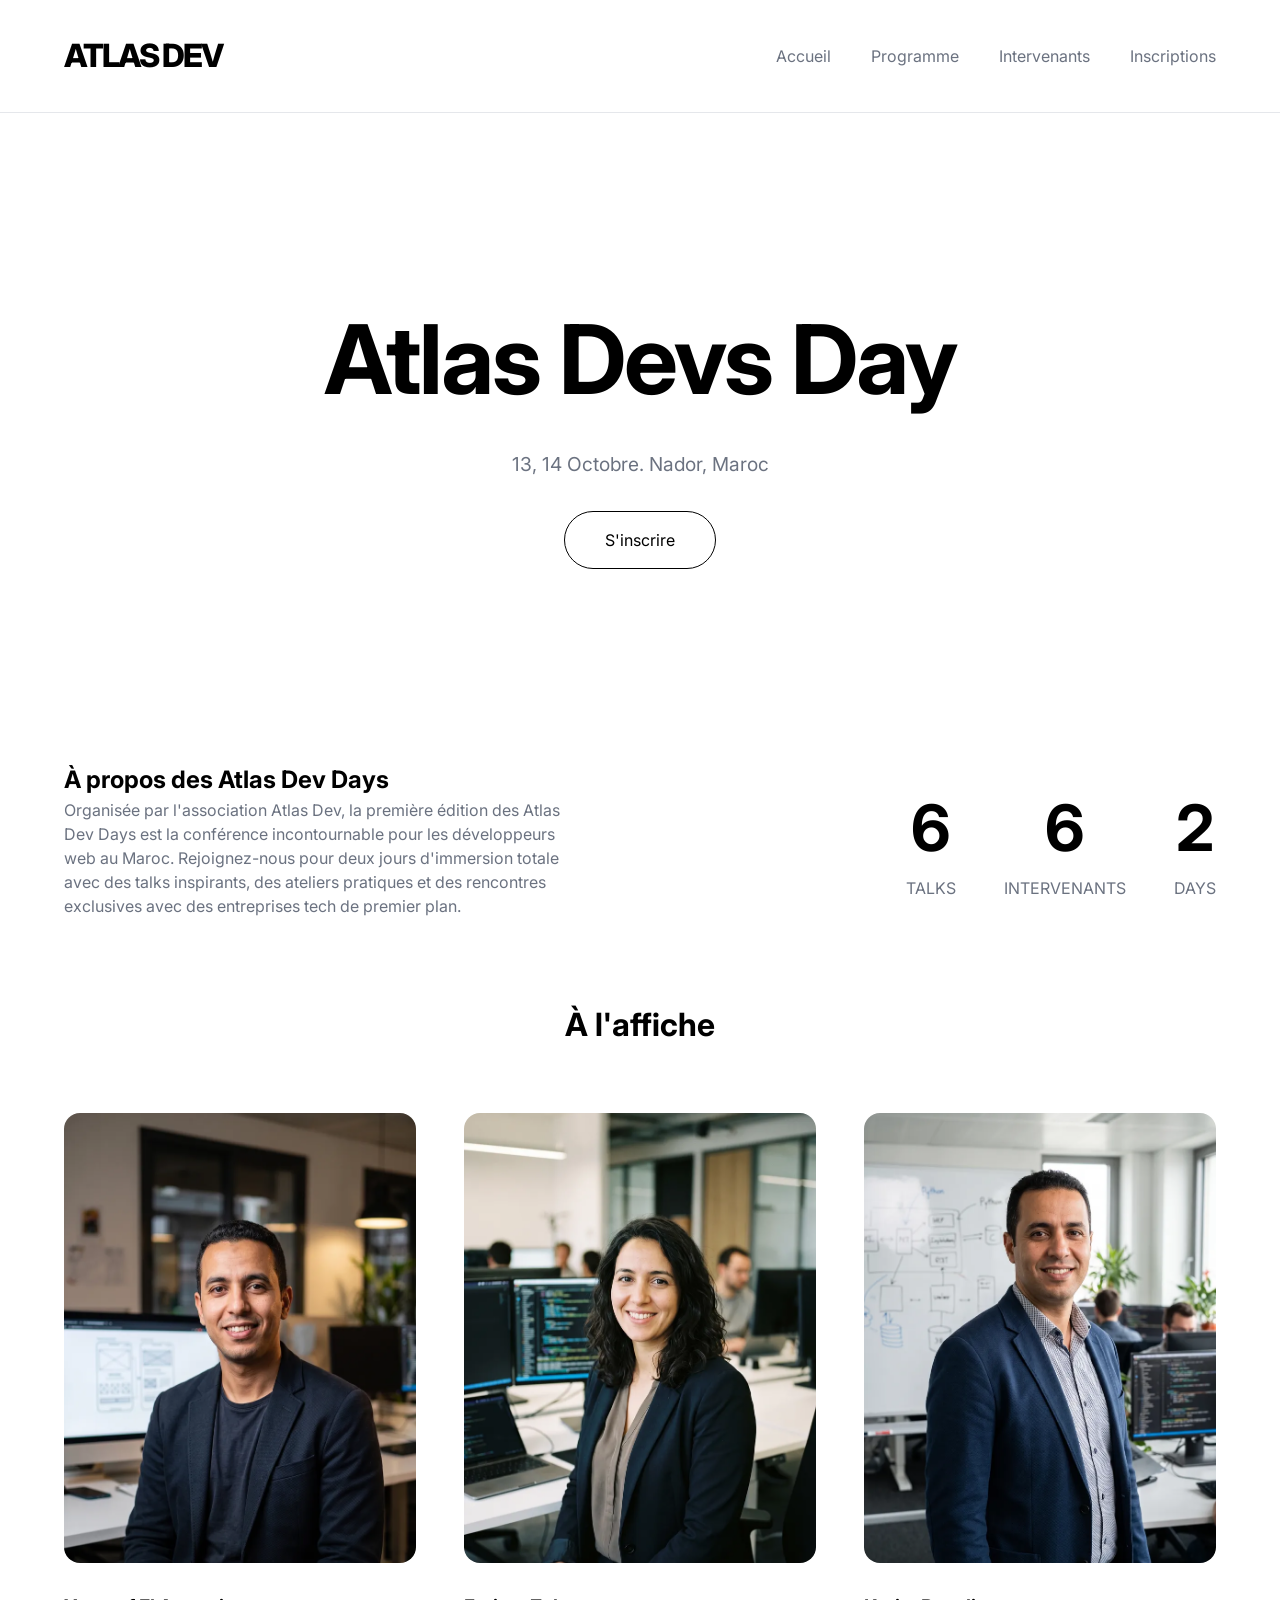
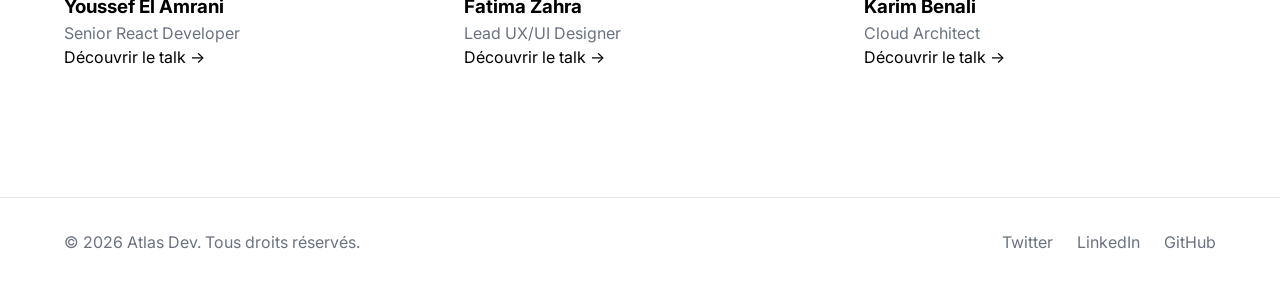
<file: index.html>
<!doctype html>
<html lang="fr">
  <head>
    <meta charset="UTF-8" />
    <meta name="viewport" content="width=device-width, initial-scale=1.0" />
    <meta
      name="description"
      content="Participez à la première édition des Atlas Dev Days, la conférence incontournable de deux jours dédiée aux développeurs web au Maroc."
    />
    <title>Accueil - Atlas Dev Days</title>
    <link rel="stylesheet" href="css/style.css" />
  </head>
  <body>
    <header>
      <div class="logo">
        <a href="index.html">Atlas Dev</a>
      </div>

      <nav>
        <ul>
          <li><a href="index.html">Accueil</a></li>
          <li><a href="programme.html">Programme</a></li>
          <li><a href="intervenants.html">Intervenants</a></li>
          <li><a href="inscription.html">Inscriptions</a></li>
        </ul>
      </nav>
    </header>
    <main>
      <section class="hero">
        <h1 class="hero-title">Atlas Devs Day</h1>
        <p class="hero-details">13, 14 Octobre. Nador, Maroc</p>
        <a href="inscription.html" class="btn hero-btn">S'inscrire</a>
      </section>
      <section class="info-wrapper">
        <div class="about">
          <h2>À propos des Atlas Dev Days</h2>
          <p>
            Organisée par l'association Atlas Dev, la première édition des Atlas
            Dev Days est la conférence incontournable pour les développeurs web
            au Maroc. Rejoignez-nous pour deux jours d'immersion totale avec des
            talks inspirants, des ateliers pratiques et des rencontres
            exclusives avec des entreprises tech de premier plan.
          </p>
        </div>

        <div class="stat">
          <div class="stat-item">
            <h2>6</h2>
            <p>talks</p>
          </div>
          <div class="stat-item">
            <h2>6</h2>
            <p>intervenants</p>
          </div>
          <div class="stat-item">
            <h2>2</h2>
            <p>Days</p>
          </div>
        </div>
      </section>
      <section class="speakers-preview">
        <h2>À l'affiche</h2>
        <div class="speakers-grid">
          <div class="speaker-card">
            <img
              src="assets/images/guy1.webp"
              alt="Photo de Youssef El Amrani"
              class="speaker-photo"
            />
            <h3>Youssef El Amrani</h3>
            <p>Senior React Developer</p>
            <a href="intervenants.html" class="btn">Découvrir le talk →</a>
          </div>
          <div class="speaker-card">
            <img
              src="assets/images/girl1.webp"
              alt="Photo de Fatima Zahra"
              class="speaker-photo"
            />
            <h3>Fatima Zahra</h3>
            <p>Lead UX/UI Designer</p>
            <a href="intervenants.html" class="btn">Découvrir le talk →</a>
          </div>
          <div class="speaker-card">
            <img
              src="assets/images/guy2.webp"
              alt="Photo de Karim Benali"
              class="speaker-photo"
            />
            <h3>Karim Benali</h3>
            <p>Cloud Architect</p>
            <a href="intervenants.html" class="btn">Découvrir le talk →</a>
          </div>
        </div>
      </section>
    </main>
    <footer class="site-footer">
      <div class="footer-container">
        <p>&copy; 2026 Atlas Dev. Tous droits réservés.</p>
        <div class="social-links">
          <a href="https://x.com/" target="_blank">Twitter</a>
          <a href="https://www.linkedin.com/" target="_blank">LinkedIn</a>
          <a
            href="https://github.com/ThEhOlLoWWW/atlas-dev-days"
            target="_blank"
            >GitHub</a
          >
        </div>
      </div>
    </footer>
  </body>
</html>
</file>
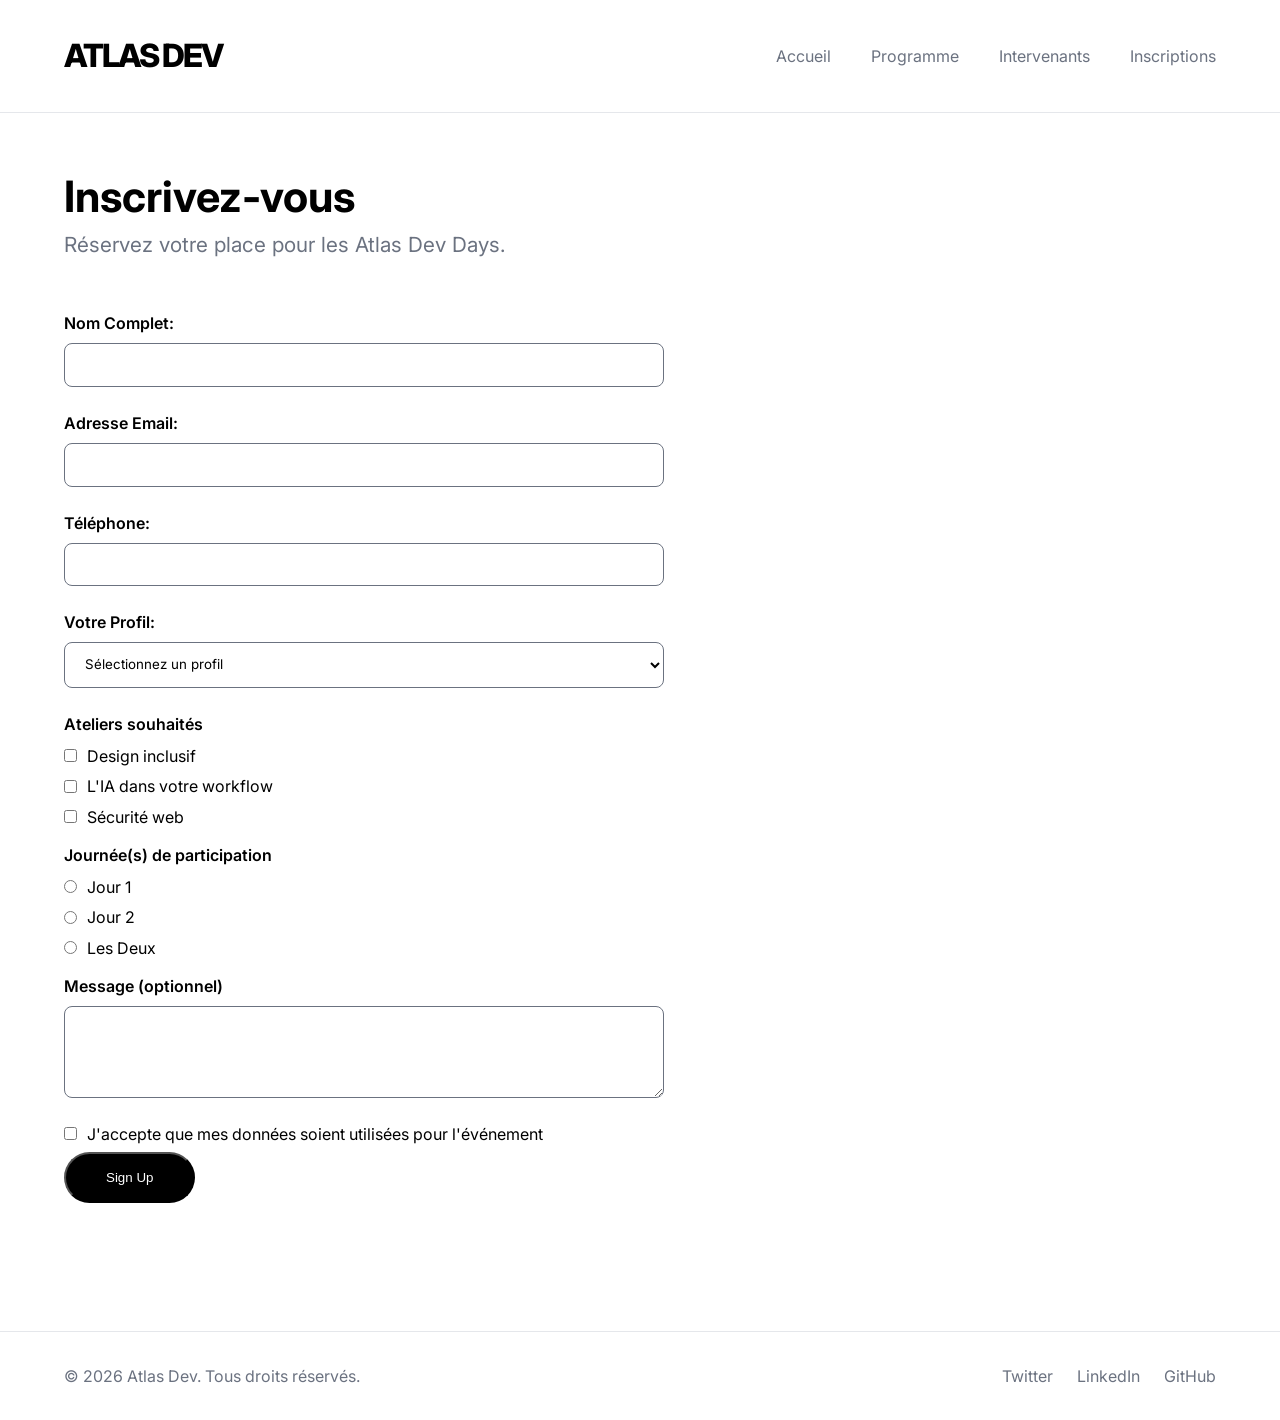
<file: inscription.html>
<!doctype html>
<html lang="fr">
  <head>
    <meta charset="UTF-8" />
    <meta name="viewport" content="width=device-width, initial-scale=1.0" />
    <meta
      name="description"
      content="Inscrivez-vous aux Atlas Dev Days. Réservez votre place en ligne pour participer à notre conférence tech et choisissez vos ateliers."
    />
    <title>Inscription - Atlas Dev Days</title>
    <link rel="stylesheet" href="css/style.css" />
  </head>
  <body>
    <header>
      <div class="logo">
        <a href="index.html">Atlas Dev</a>
      </div>

      <nav>
        <ul>
          <li><a href="index.html">Accueil</a></li>
          <li><a href="programme.html">Programme</a></li>
          <li><a href="intervenants.html">Intervenants</a></li>
          <li><a href="inscription.html">Inscriptions</a></li>
        </ul>
      </nav>
    </header>
    <main>
      <section class="registration">
        <div class="page-head-inscription">
          <h1>Inscrivez-vous</h1>
          <p>Réservez votre place pour les Atlas Dev Days.</p>
        </div>

        <div class="page-body">
          <form action="#" method="POST" class="registration-form">
            <div class="form-group">
              <label for="nom">Nom Complet:</label>
              <input type="text" id="nom" name="nom" required />
            </div>

            <div class="form-group">
              <label for="email">Adresse Email:</label>
              <input type="email" id="email" name="email" required />
            </div>

            <div class="form-group">
              <label for="tel">Téléphone:</label>
              <input
                type="tel"
                id="tel"
                name="tel"
                required
                pattern="^(\+212|0)[5-7][0-9]{8}$"
              />
            </div>

            <div class="form-group">
              <label for="role">Votre Profil:</label>
              <select name="role" id="role" required>
                <option value="">Sélectionnez un profil</option>
                <option value="Développeur">Développeur</option>
                <option value="Étudiant">Étudiant</option>
                <option value="Designer">Designer</option>
                <option value="Autre">Autre</option>
              </select>
            </div>

            <fieldset>
              <legend>Ateliers souhaités</legend>
              <label class="choice">
                <input type="checkbox" name="atelier" value="design" required />
                Design inclusif
              </label>
              <label class="choice">
                <input type="checkbox" name="atelier" value="ia" />
                L'IA dans votre workflow
              </label>
              <label class="choice">
                <input type="checkbox" name="atelier" value="securite" />
                Sécurité web
              </label>
            </fieldset>

            <fieldset>
              <legend>Journée(s) de participation</legend>
              <label class="choice">
                <input type="radio" name="jour" required />
                Jour 1
              </label>
              <label class="choice">
                <input type="radio" name="jour" />
                Jour 2
              </label>
              <label class="choice">
                <input type="radio" name="jour" />
                Les Deux
              </label>
            </fieldset>

            <div class="form-group">
              <label>Message (optionnel) </label>
              <textarea rows="4"></textarea>
            </div>

            <label class="choice">
              <input type="checkbox" required />
              J'accepte que mes données soient utilisées pour l'événement
            </label>

            <button type="submit" class="btn submit-btn">Sign Up</button>
          </form>
        </div>
      </section>
    </main>
    <footer class="site-footer">
      <div class="footer-container">
        <p>&copy; 2026 Atlas Dev. Tous droits réservés.</p>
        <div class="social-links">
          <a href="#">Twitter</a>
          <a href="#">LinkedIn</a>
          <a href="#">GitHub</a>
        </div>
      </div>
    </footer>
  </body>
</html>
</file>
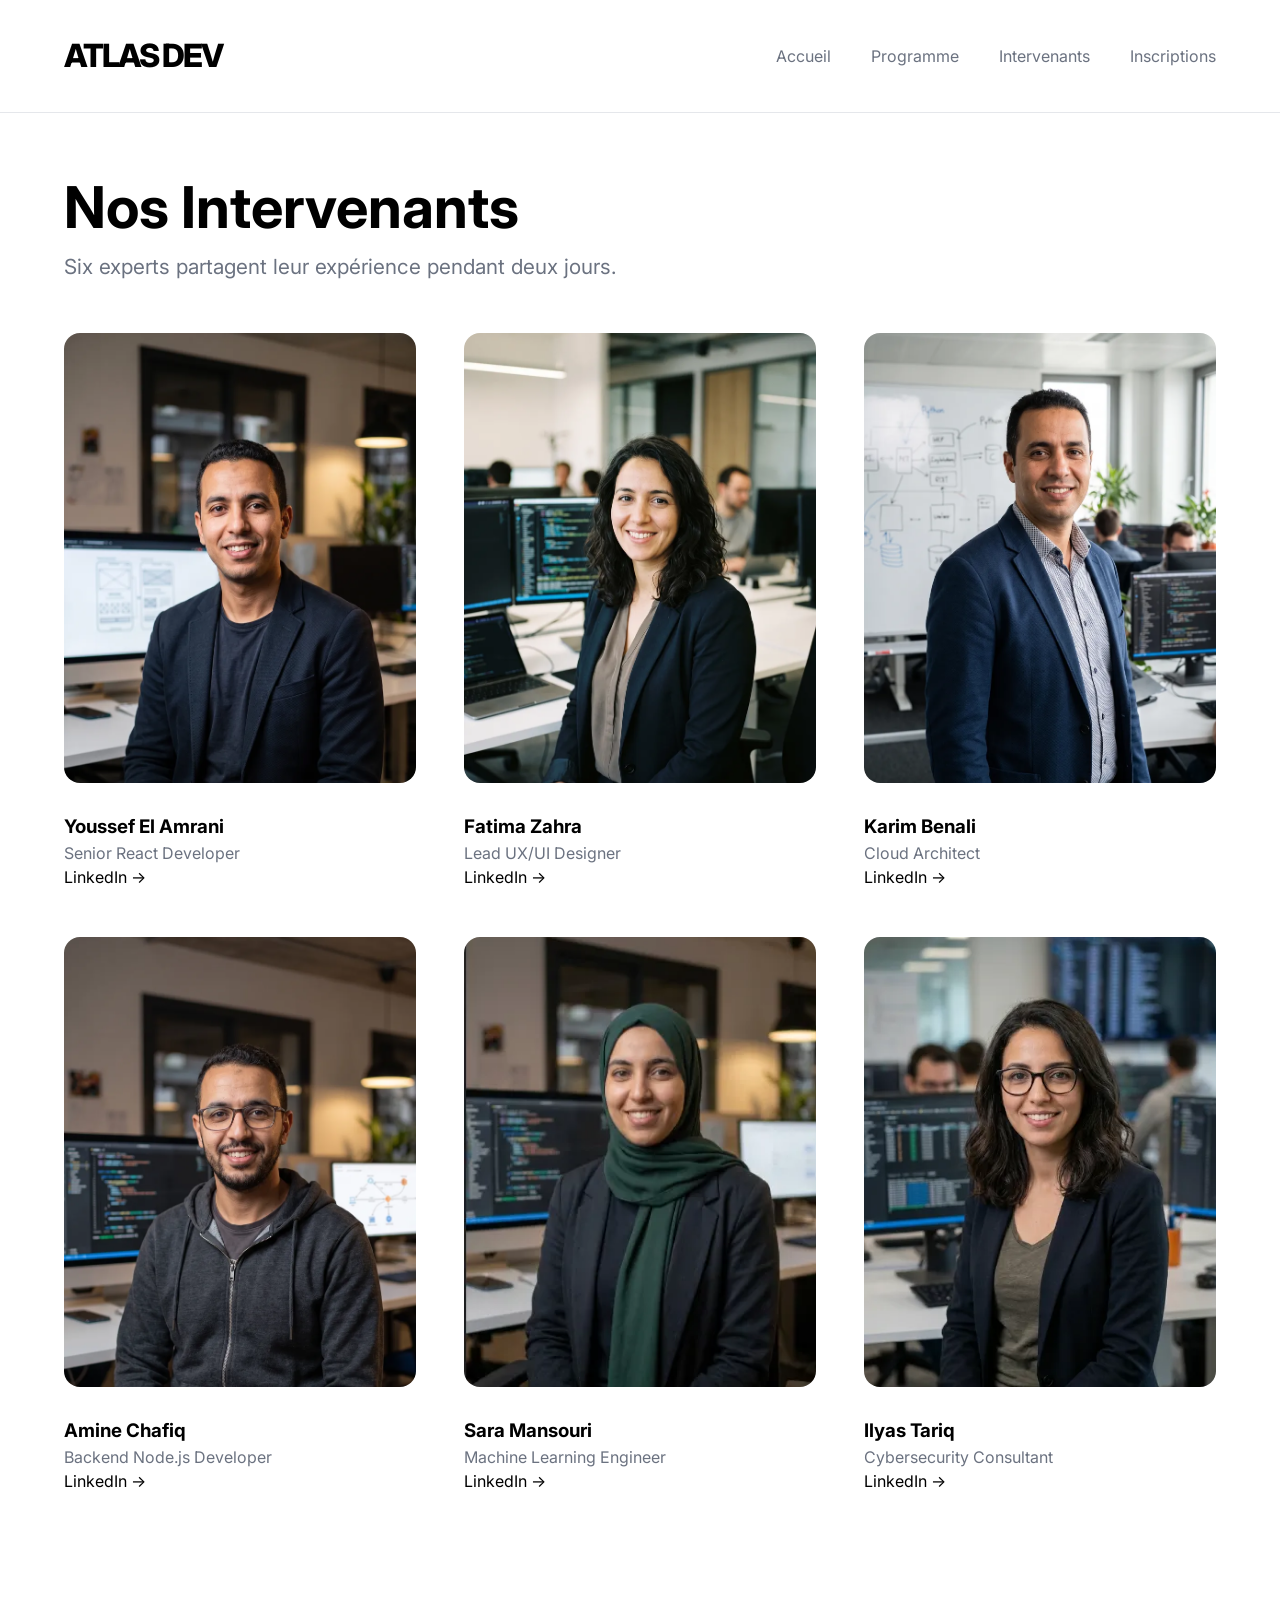
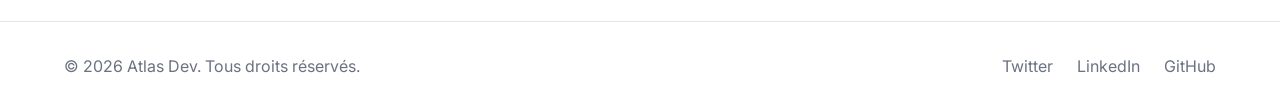
<file: intervenants.html>
<!doctype html>
<html lang="fr">
  <head>
    <meta charset="UTF-8" />
    <meta name="viewport" content="width=device-width, initial-scale=1.0" />
    <meta
      name="description"
      content="Rencontrez les intervenants des Atlas Dev Days. Découvrez les profils des experts tech et les thèmes de leurs conférences."
    />
    <title>Intervenants - Atlas Dev Days</title>
    <link rel="stylesheet" href="css/style.css" />
  </head>
  <body>
    <header>
      <div class="logo">
        <a href="index.html">Atlas Dev</a>
      </div>

      <nav>
        <ul>
          <li><a href="index.html">Accueil</a></li>
          <li><a href="programme.html">Programme</a></li>
          <li><a href="intervenants.html">Intervenants</a></li>
          <li><a href="inscription.html">Inscriptions</a></li>
        </ul>
      </nav>
    </header>
    <main>
      <div class="page-head-inscription">
        <h1>Nos Intervenants</h1>
        <p>Six experts partagent leur expérience pendant deux jours.</p>
      </div>
      <div class="page-body">
        <div class="speakers-grid">
          <div class="speaker-card">
            <img
              src="assets/images/guy1.webp"
              alt="Photo de Youssef El Amrani"
              class="speaker-photo"
            />
            <h3>Youssef El Amrani</h3>
            <p>Senior React Developer</p>
            <p></p>
            <a href="#">LinkedIn &rarr;</a>
          </div>
          <div class="speaker-card">
            <img
              src="assets/images/girl1.webp"
              alt="Photo de Fatima Zahra"
              class="speaker-photo"
            />
            <h3>Fatima Zahra</h3>
            <p>Lead UX/UI Designer</p>
            <p></p>
            <a href="#">LinkedIn &rarr;</a>
          </div>
          <div class="speaker-card">
            <img
              src="assets/images/guy2.webp"
              alt="Photo de Karim Benali"
              class="speaker-photo"
            />
            <h3>Karim Benali</h3>
            <p>Cloud Architect</p>
            <p></p>
            <a href="#">LinkedIn &rarr;</a>
          </div>
          <div class="speaker-card">
            <img
              src="assets/images/guy3.webp"
              alt="Photo de Amine Chafiq"
              class="speaker-photo"
            />
            <h3>Amine Chafiq</h3>
            <p>Backend Node.js Developer</p>
            <p></p>
            <a href="#">LinkedIn &rarr;</a>
          </div>
          <div class="speaker-card">
            <img
              src="assets/images/girl2.webp"
              alt="Photo de Sara Mansouri"
              class="speaker-photo"
            />
            <h3>Sara Mansouri</h3>
            <p>Machine Learning Engineer</p>
            <p></p>
            <a href="#">LinkedIn &rarr;</a>
          </div>
          <div class="speaker-card">
            <img
              src="assets/images/girl3.webp"
              alt="Photo de Ilyas Tariq"
              class="speaker-photo"
            />
            <h3>Ilyas Tariq</h3>
            <p>Cybersecurity Consultant</p>
            <p></p>
            <a href="#">LinkedIn &rarr;</a>
          </div>
        </div>
      </div>
    </main>
    <footer class="site-footer">
      <div class="footer-container">
        <p>&copy; 2026 Atlas Dev. Tous droits réservés.</p>
        <div class="social-links">
          <a href="#">Twitter</a>
          <a href="#">LinkedIn</a>
          <a href="#">GitHub</a>
        </div>
      </div>
    </footer>
  </body>
</html>
</file>
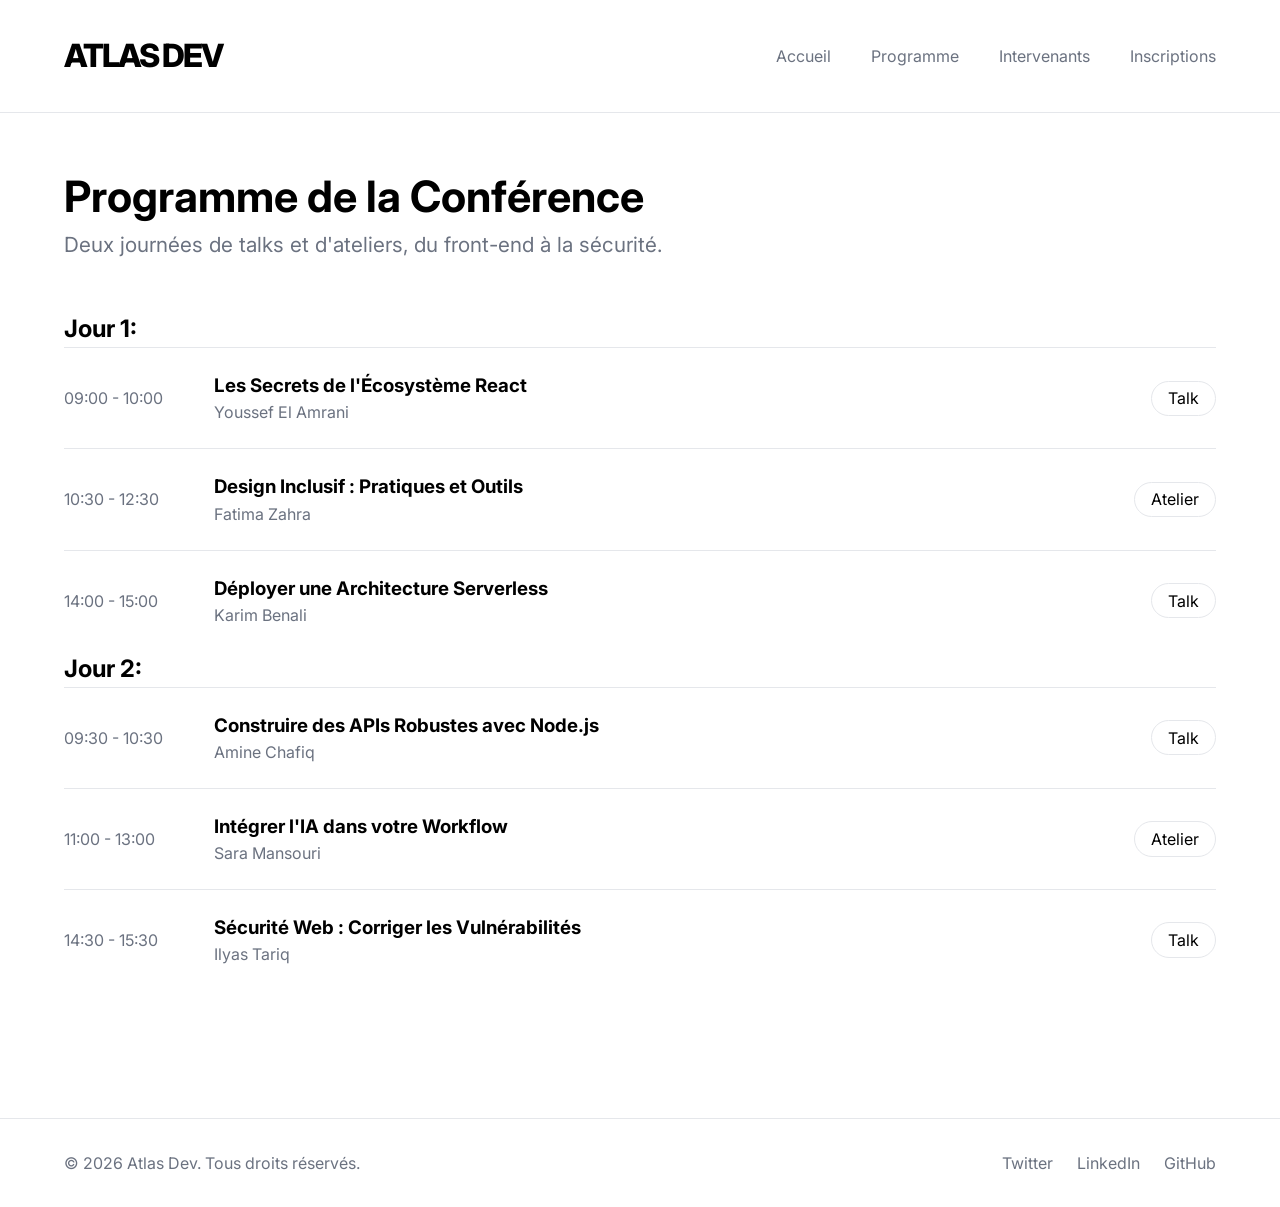
<file: programme.html>
<!doctype html>
<html lang="fr">
  <head>
    <meta charset="UTF-8" />
    <meta name="viewport" content="width=device-width, initial-scale=1.0" />
    <meta
      name="description"
      content="Découvrez le programme des Atlas Dev Days : deux journées complètes de talks, d'ateliers pratiques et de rencontres autour du développement web."
    />
    <title>Programme - Atlas Dev Days</title>
    <link rel="stylesheet" href="css/style.css" />
  </head>
  <body>
    <header>
      <div class="logo">
        <a href="index.html">Atlas Dev</a>
      </div>

      <nav>
        <ul>
          <li><a href="index.html">Accueil</a></li>
          <li><a href="programme.html">Programme</a></li>
          <li><a href="intervenants.html">Intervenants</a></li>
          <li><a href="inscription.html">Inscriptions</a></li>
        </ul>
      </nav>
    </header>
    <main>
      <section class="schedule">
        <div class="page-head-inscription">
          <h1 class="programme-title">Programme de la Conférence</h1>
          <p>
            Deux journées de talks et d'ateliers, du front-end à la sécurité.
          </p>
        </div>
        <div class="page-body">
          <div class="schedule-day1">
            <h2>Jour 1:</h2>
            <div class="event-card">
              <p class="talk-time">09:00 - 10:00</p>
              <div class="talk-details">
                <h3>Les Secrets de l'Écosystème React</h3>
                <p>Youssef El Amrani</p>
              </div>
              <p class="talk-tag">Talk</p>
            </div>
            <div class="event-card">
              <p class="talk-time">10:30 - 12:30</p>
              <div class="talk-details">
                <h3>Design Inclusif : Pratiques et Outils</h3>
                <p>Fatima Zahra</p>
              </div>
              <p class="talk-tag">Atelier</p>
            </div>
            <div class="event-card">
              <p class="talk-time">14:00 - 15:00</p>
              <div class="talk-details">
                <h3>Déployer une Architecture Serverless</h3>
                <p>Karim Benali</p>
              </div>
              <p class="talk-tag">Talk</p>
            </div>
          </div>

          <div class="schedule-day2">
            <h2>Jour 2:</h2>
            <div class="event-card">
              <p class="talk-time">09:30 - 10:30</p>
              <div class="talk-details">
                <h3>Construire des APIs Robustes avec Node.js</h3>
                <p>Amine Chafiq</p>
              </div>
              <p class="talk-tag">Talk</p>
            </div>
            <div class="event-card">
              <p class="talk-time">11:00 - 13:00</p>
              <div class="talk-details">
                <h3>Intégrer l'IA dans votre Workflow</h3>
                <p>Sara Mansouri</p>
              </div>
              <p class="talk-tag">Atelier</p>
            </div>
            <div class="event-card">
              <p class="talk-time">14:30 - 15:30</p>
              <div class="talk-details">
                <h3>Sécurité Web : Corriger les Vulnérabilités</h3>
                <p>Ilyas Tariq</p>
              </div>
              <p class="talk-tag">Talk</p>
            </div>
          </div>
        </div>
      </section>
    </main>
    <footer class="site-footer">
      <div class="footer-container">
        <p>&copy; 2026 Atlas Dev. Tous droits réservés.</p>
        <div class="social-links">
          <a href="#">Twitter</a>
          <a href="#">LinkedIn</a>
          <a href="#">GitHub</a>
        </div>
      </div>
    </footer>
  </body>
</html>
</file>
<file: css/style.css>
@import url("https://fonts.googleapis.com/css2?family=Inter:wght@400;800&display=swap");

* {
  margin: 0;
  padding: 0;
  box-sizing: border-box;
}

:root {
  --bg-color: #ffffff;
  --text-main: #000000;
  --text-muted: #6b7280;
  --border-color: #e5e7eb;

  --font-primary: "Inter", sans-serif;
  --weight-regular: 400;
  --weight-heavy: 800;
}

body {
  font-family: var(--font-primary);
  background-color: var(--bg-color);
  color: var(--text-main);
  line-height: 1.5;
}

header {
  display: flex;
  justify-content: space-between;
  align-items: center;
  padding: 2rem 5%;
  border-bottom: 1px solid var(--border-color);
}

nav ul {
  display: flex;
  gap: 2.5rem;
  list-style: none;
}

a {
  text-decoration: none;
  color: var(--text-muted);
  transition: color 0.6s ease;
}

a:hover {
  color: var(--text-main);
}
.logo a {
  font-size: 2rem;
  font-weight: var(--weight-heavy);
  color: var(--text-main);
  text-transform: uppercase;
  letter-spacing: -2px;
}

.site-footer {
  border-top: 1px solid var(--border-color);
  padding: 2rem 5%;
  margin-top: 4rem;
}

.footer-container {
  display: flex;
  justify-content: space-between;
  align-items: center;
}

.site-footer p {
  color: var(--text-muted);
}

.social-links {
  display: flex;
  gap: 1.5rem;
}

.hero {
  display: flex;
  flex-direction: column;
  justify-content: center;
  align-items: center;
  min-height: 70vh;
}

.hero-title {
  font-size: 6rem;
  letter-spacing: -2px;
  margin-bottom: 1.2rem;
}

.hero-details {
  color: var(--text-muted);
  font-size: 1.2rem;
  margin-bottom: 2rem;
}

.hero-btn {
  background-color: var(--bg-color);
  color: var(--text-main);
  padding: 1rem 2.5rem;
  border-radius: 50px;
  border: 1px solid var(--text-main);
  transition: background-color 0.6s ease;
}

.hero-btn:hover {
  background-color: var(--text-main);
  color: var(--bg-color);
}

.info-wrapper {
  display: flex;
  justify-content: space-between;
  align-items: center;
  padding: 1.2rem 5%;
}

.about {
  max-width: 45%;
}
.about p {
  color: var(--text-muted);
}

.stat {
  display: flex;
  gap: 3rem;
}

.stat-item {
  text-align: center;
}

.stat-item h2 {
  font-size: 4rem;
}

.stat-item p {
  text-transform: uppercase;
  color: var(--text-muted);
}

.speakers-preview {
  display: flex;
  flex-direction: column;
  align-items: center;
  padding: 4rem 5%;
}

.speakers-grid {
  flex-wrap: wrap;
  display: flex;
  gap: 3rem;
  width: 100%;
  justify-content: center;
}

.speaker-card {
  flex: 1 1 30%;
  text-align: left;
  max-width: 400px;
}

.speaker-photo {
  height: 450px;
  background-color: var(--border-color);
  border-radius: 16px;
  margin-bottom: 1.5rem;
  width: 100%;
  object-fit: cover;
}

.speakers-preview h2 {
  font-size: 2rem;
  margin-bottom: 4rem;
}

.speaker-card p {
  color: var(--text-muted);
}

.speaker-card a {
  margin-top: 1.2rem;
  color: var(--text-main);
}

.page-head {
  padding: 4rem 5% 1rem;
  text-align: center;
}

.page-head p {
  color: var(--text-muted);
}

.page-body {
  padding: 2rem 5% 4rem;
}

.event-card {
  display: flex;
  align-items: center;
  border-top: 1px solid var(--border-color);
  padding: 1.5rem 0;
}

.talk-time {
  flex: 0 0 150px;
  color: var(--text-muted);
}

.talk-details {
  flex: 1;
}

.talk-details p {
  color: var(--text-muted);
}

.talk-tag {
  border: 1px solid var(--border-color);
  padding: 0.3rem 1rem;
  border-radius: 50px;
}

.registration-form {
  max-width: 600px;
}

.form-group {
  display: flex;
  flex-direction: column;
  gap: 0.5rem;
  margin-bottom: 1.5rem;
}

input[type="text"],
input[type="email"],
input[type="tel"],
select,
textarea {
  width: 100%;
  padding: 0.8rem 1rem;
  border: 1px solid var(--text-muted);
  border-radius: 8px;
  font-family: inherit;
}

.page-head-inscription {
  text-align: left;
  padding: 1.2rem 5%;
  font-size: 1.8rem;
  margin-top: 2rem;
}

.page-head-inscription p {
  color: var(--text-muted);
  font-size: 1.3rem;
}

label,
legend {
  font-weight: 600;
}

fieldset {
  border: none;
  margin-bottom: 0.5rem;
}

legend {
  margin-bottom: 0.5rem;
}

.choice {
  display: flex;
  align-items: center;
  gap: 0.6rem;
  margin-bottom: 0.4rem;
  font-weight: var(--weight-regular);
}

.submit-btn {
  background-color: var(--text-main);
  padding: 1rem 2.5rem;
  border-radius: 50px;
  color: var(--bg-color);
  transition: background-color 0.6s ease;
}

.submit-btn:hover {
  background-color: var(--bg-color);
  color: var(--text-main);
}

select {
  background-color: var(--bg-color);
}
</file>
